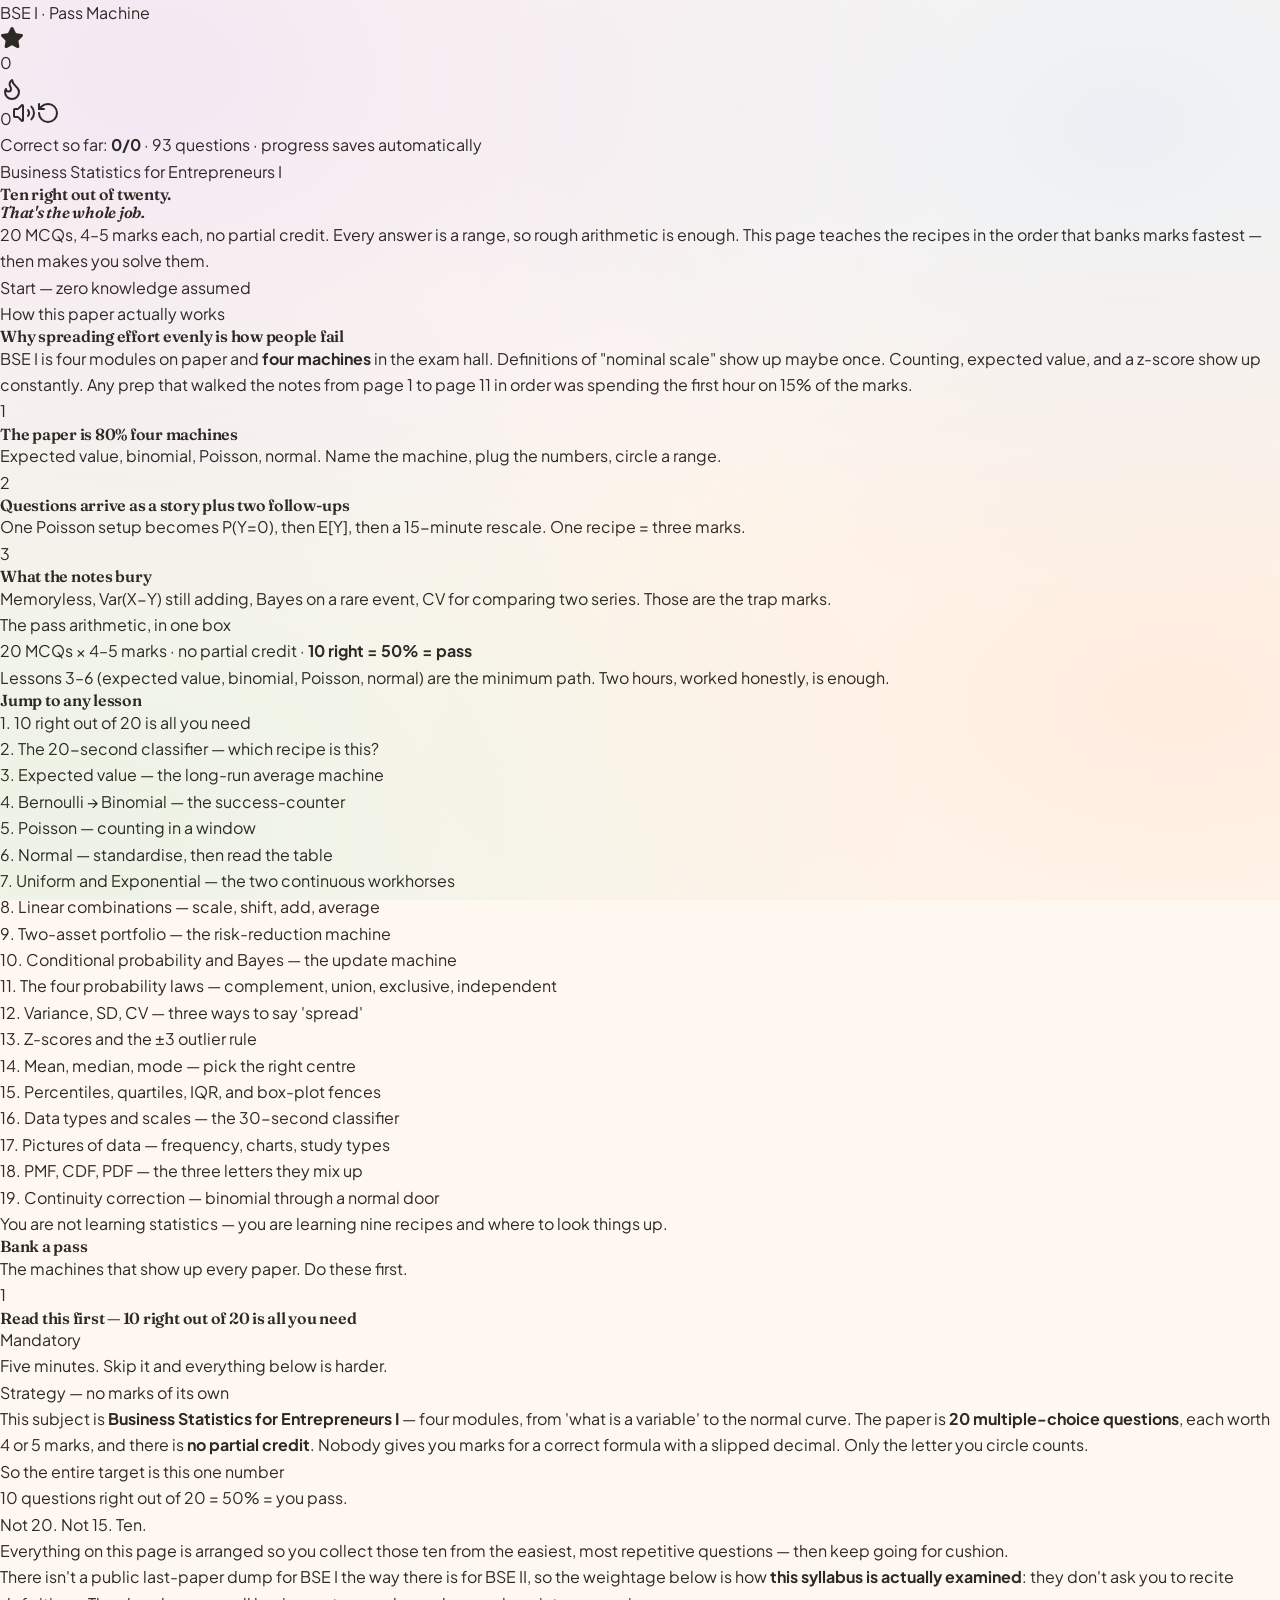
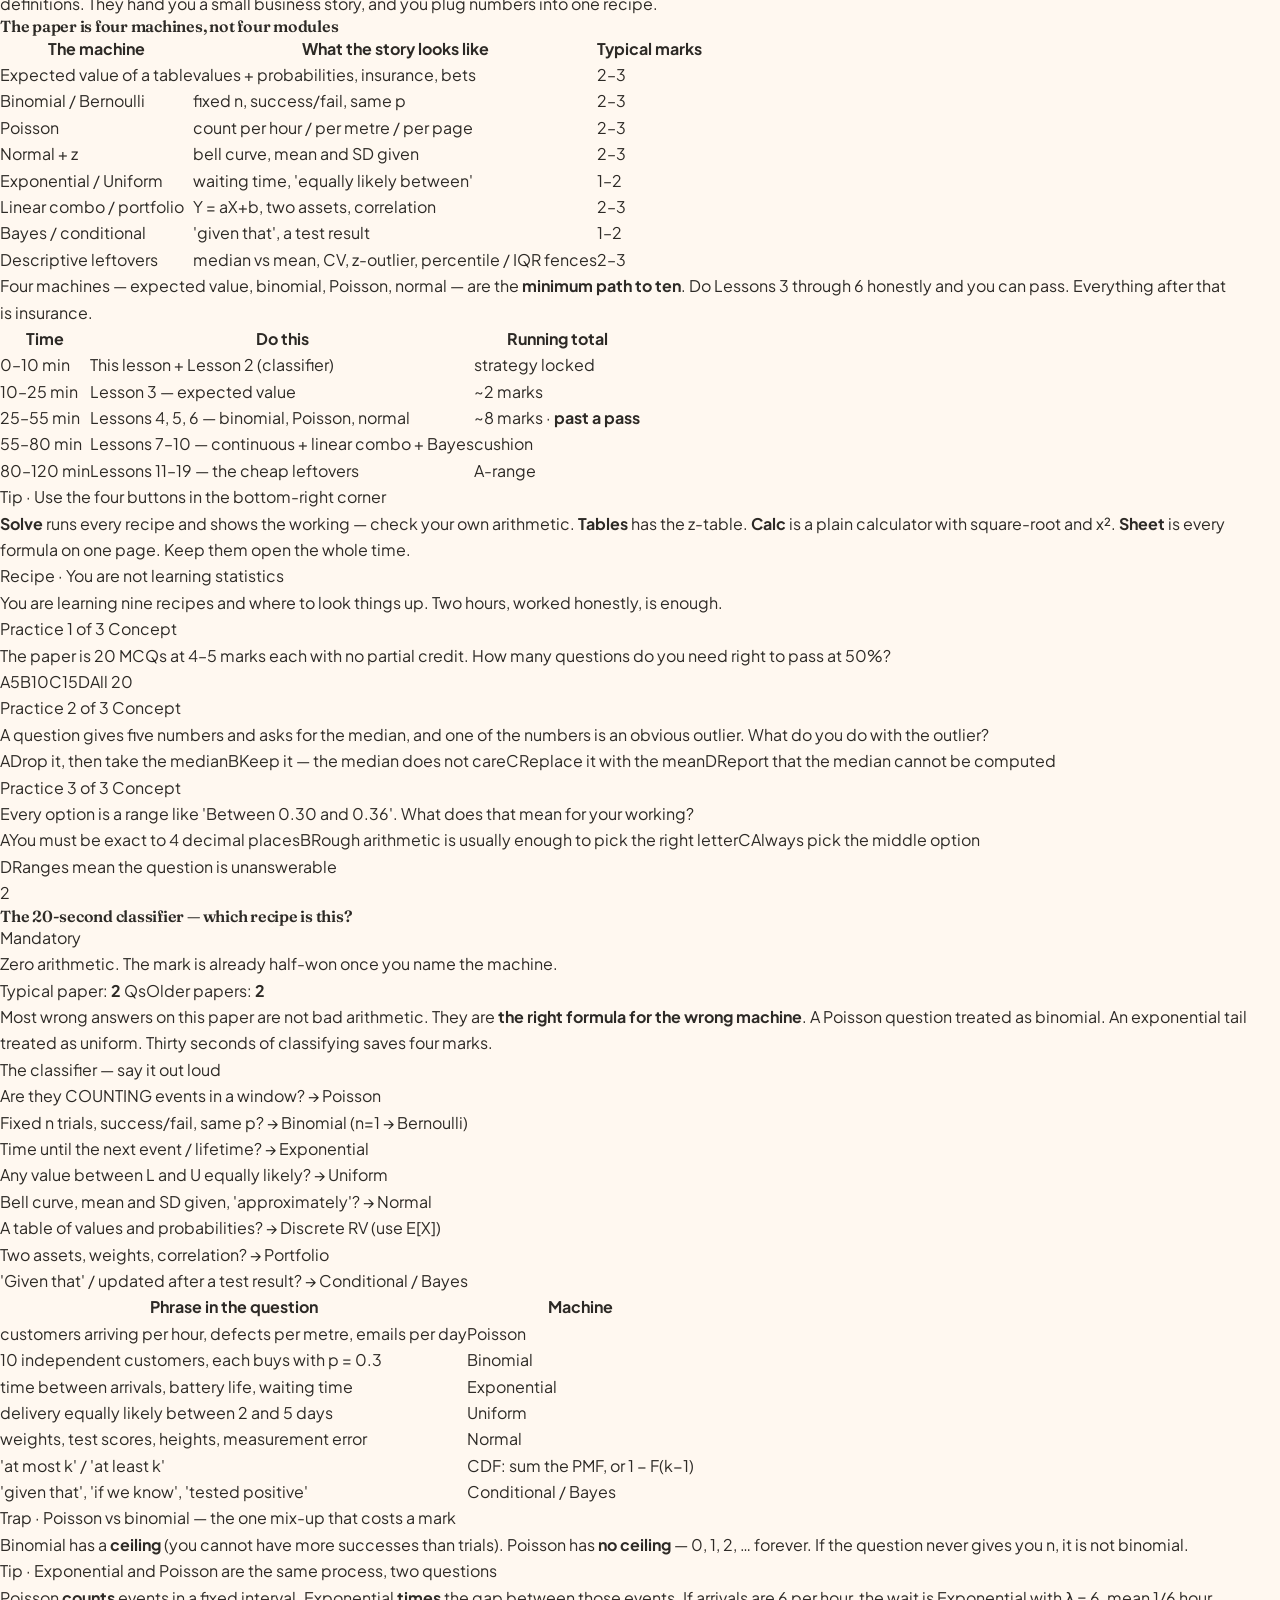
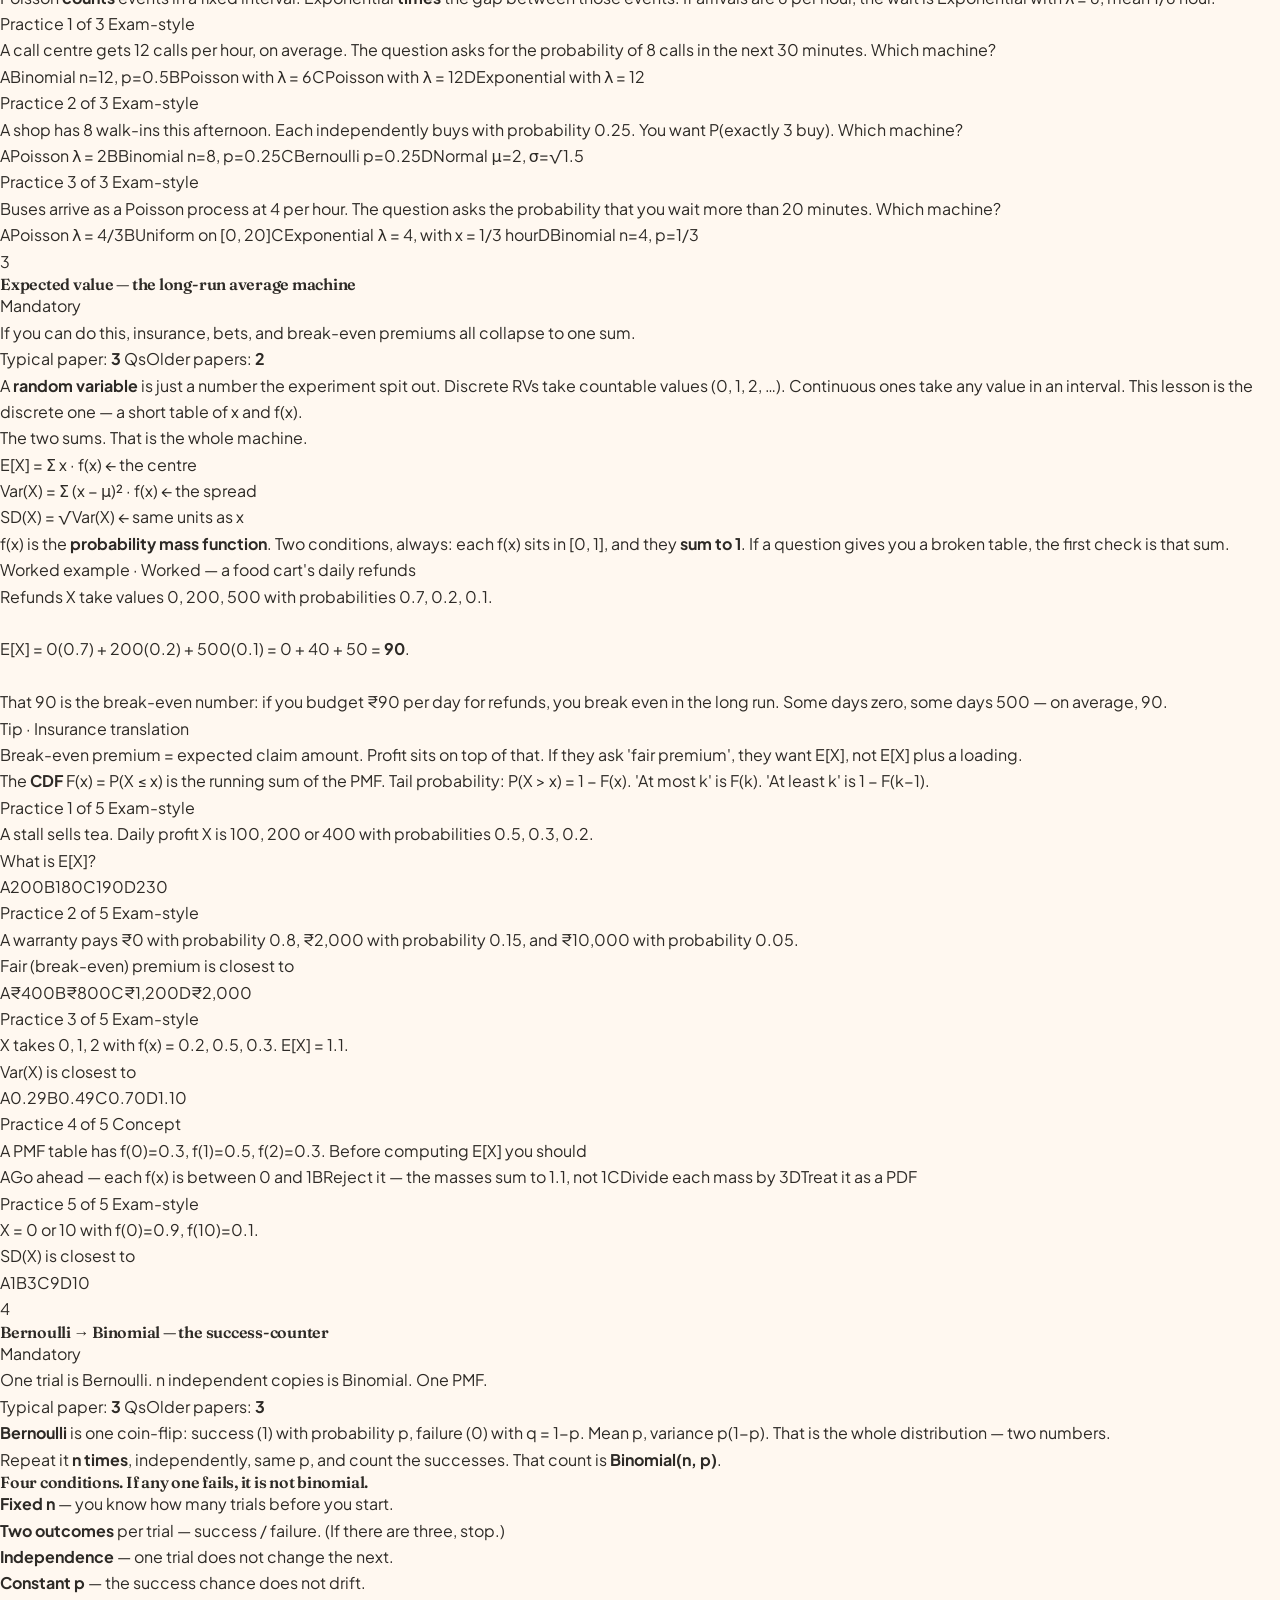
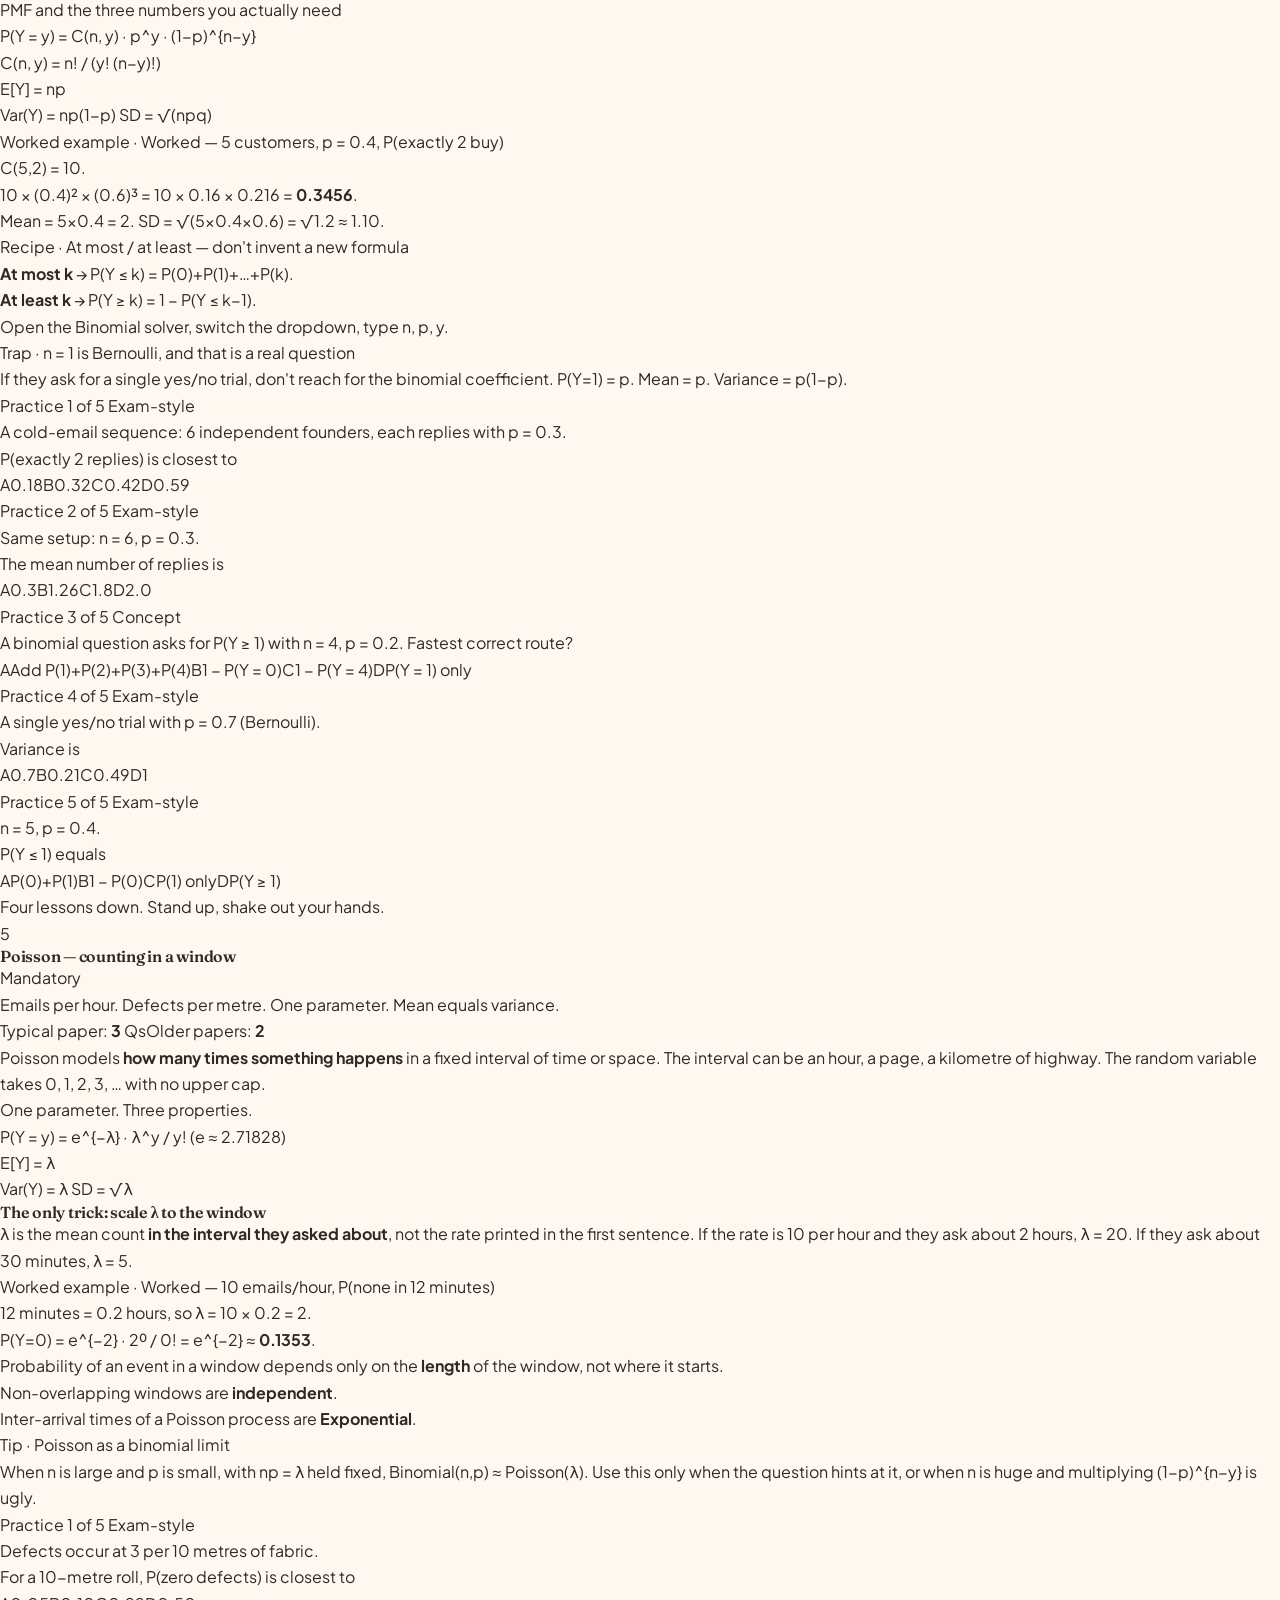
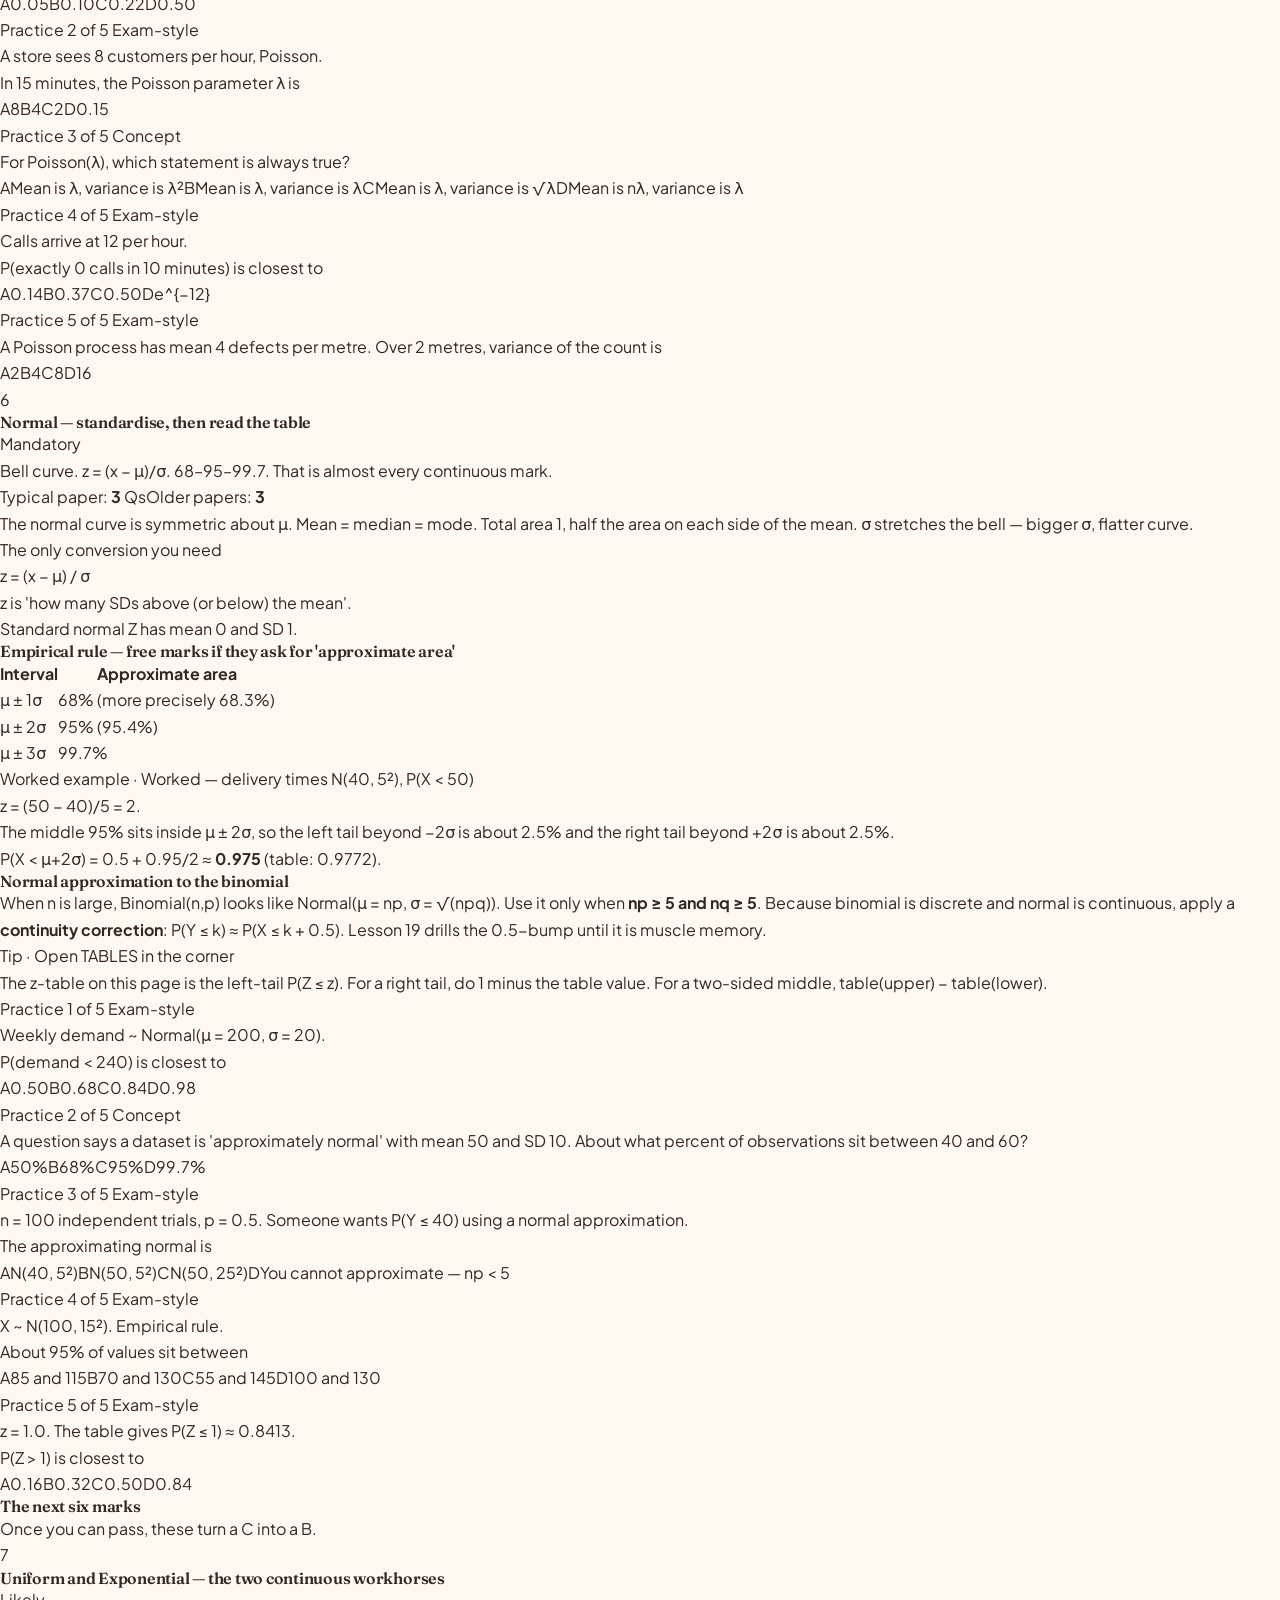
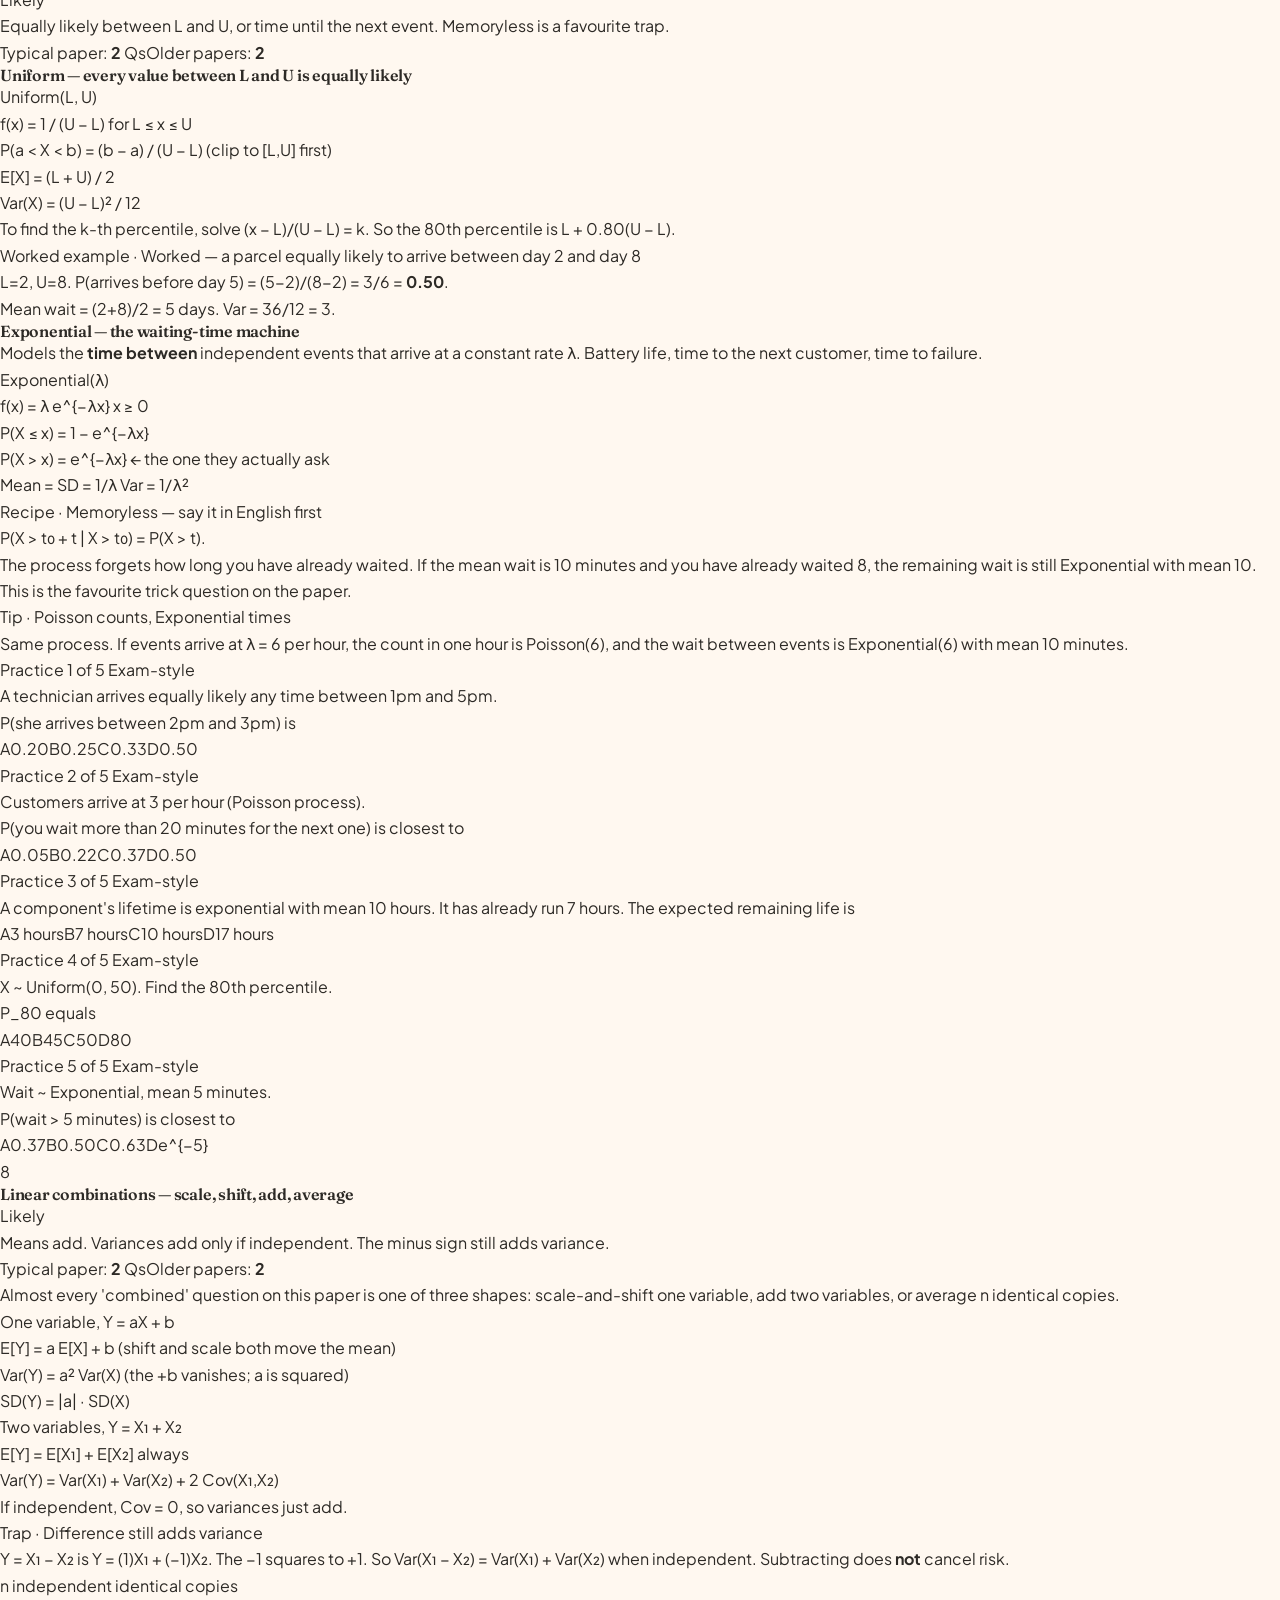
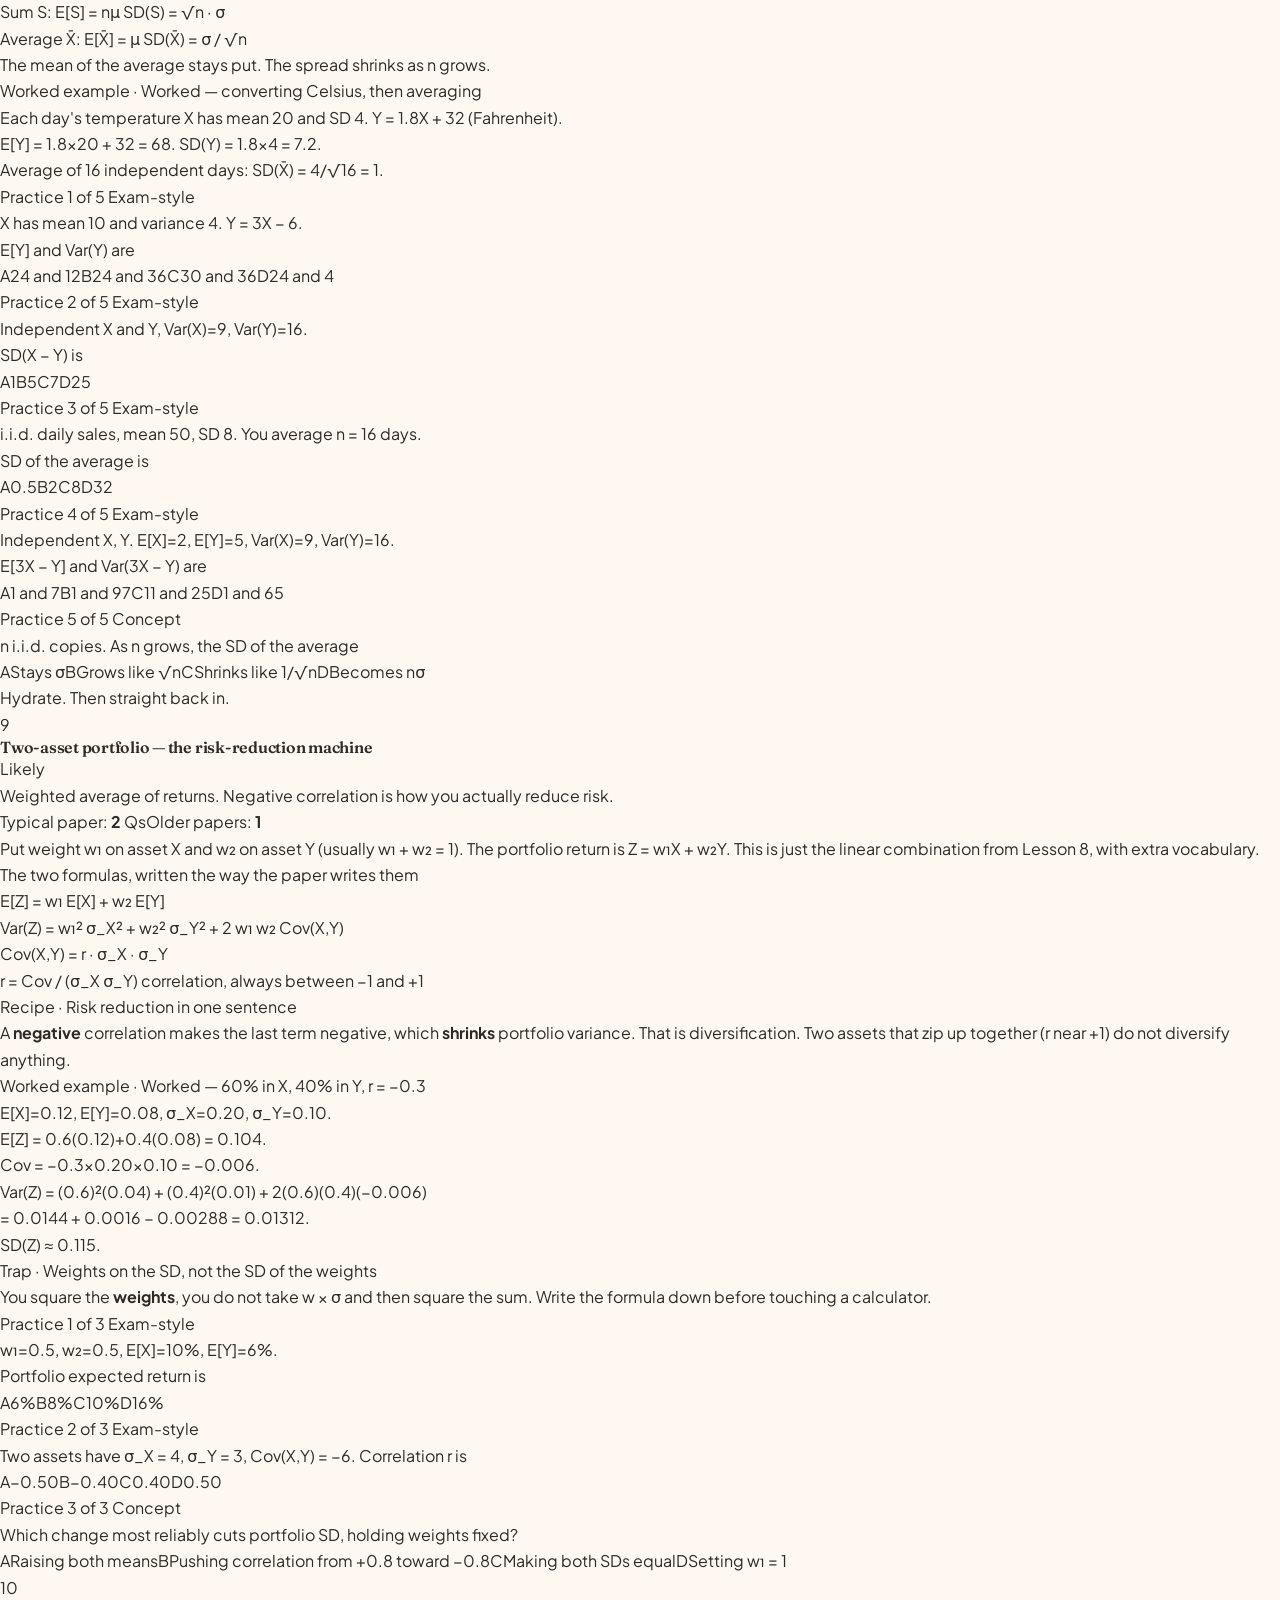
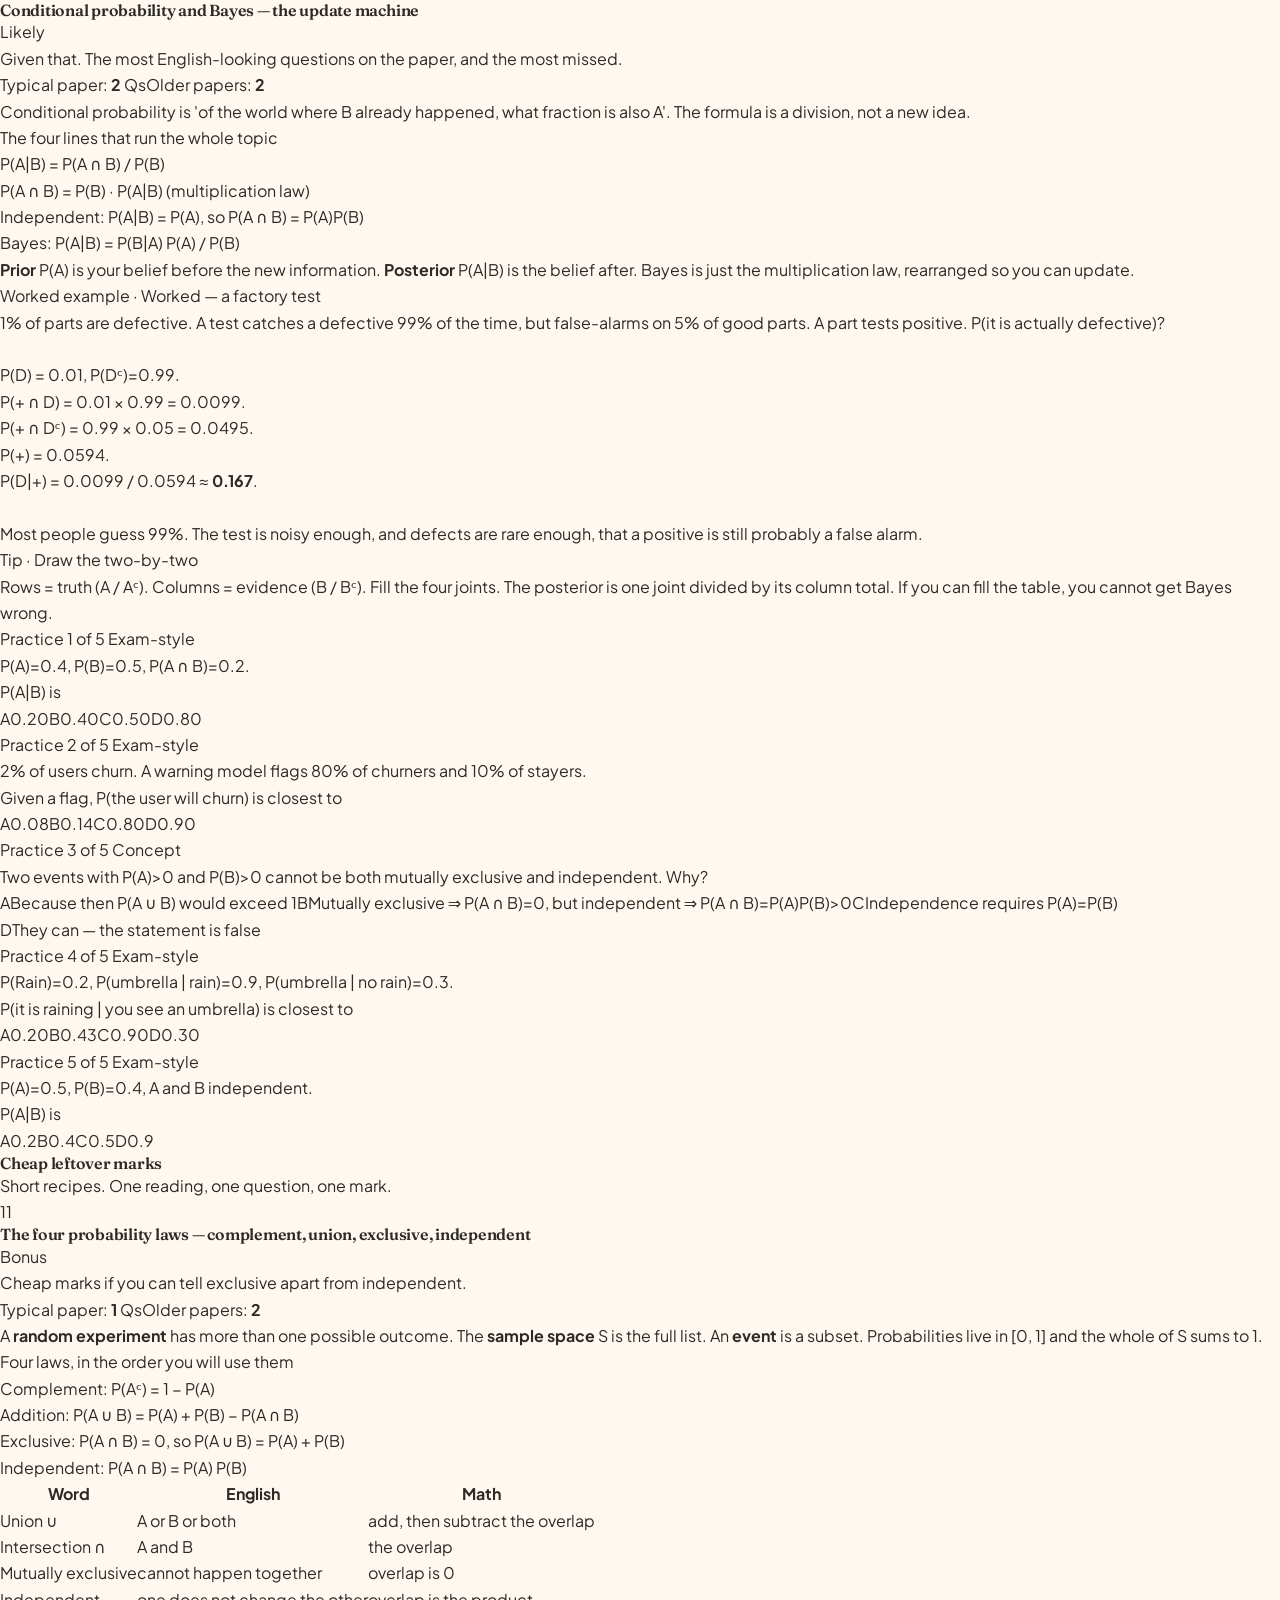
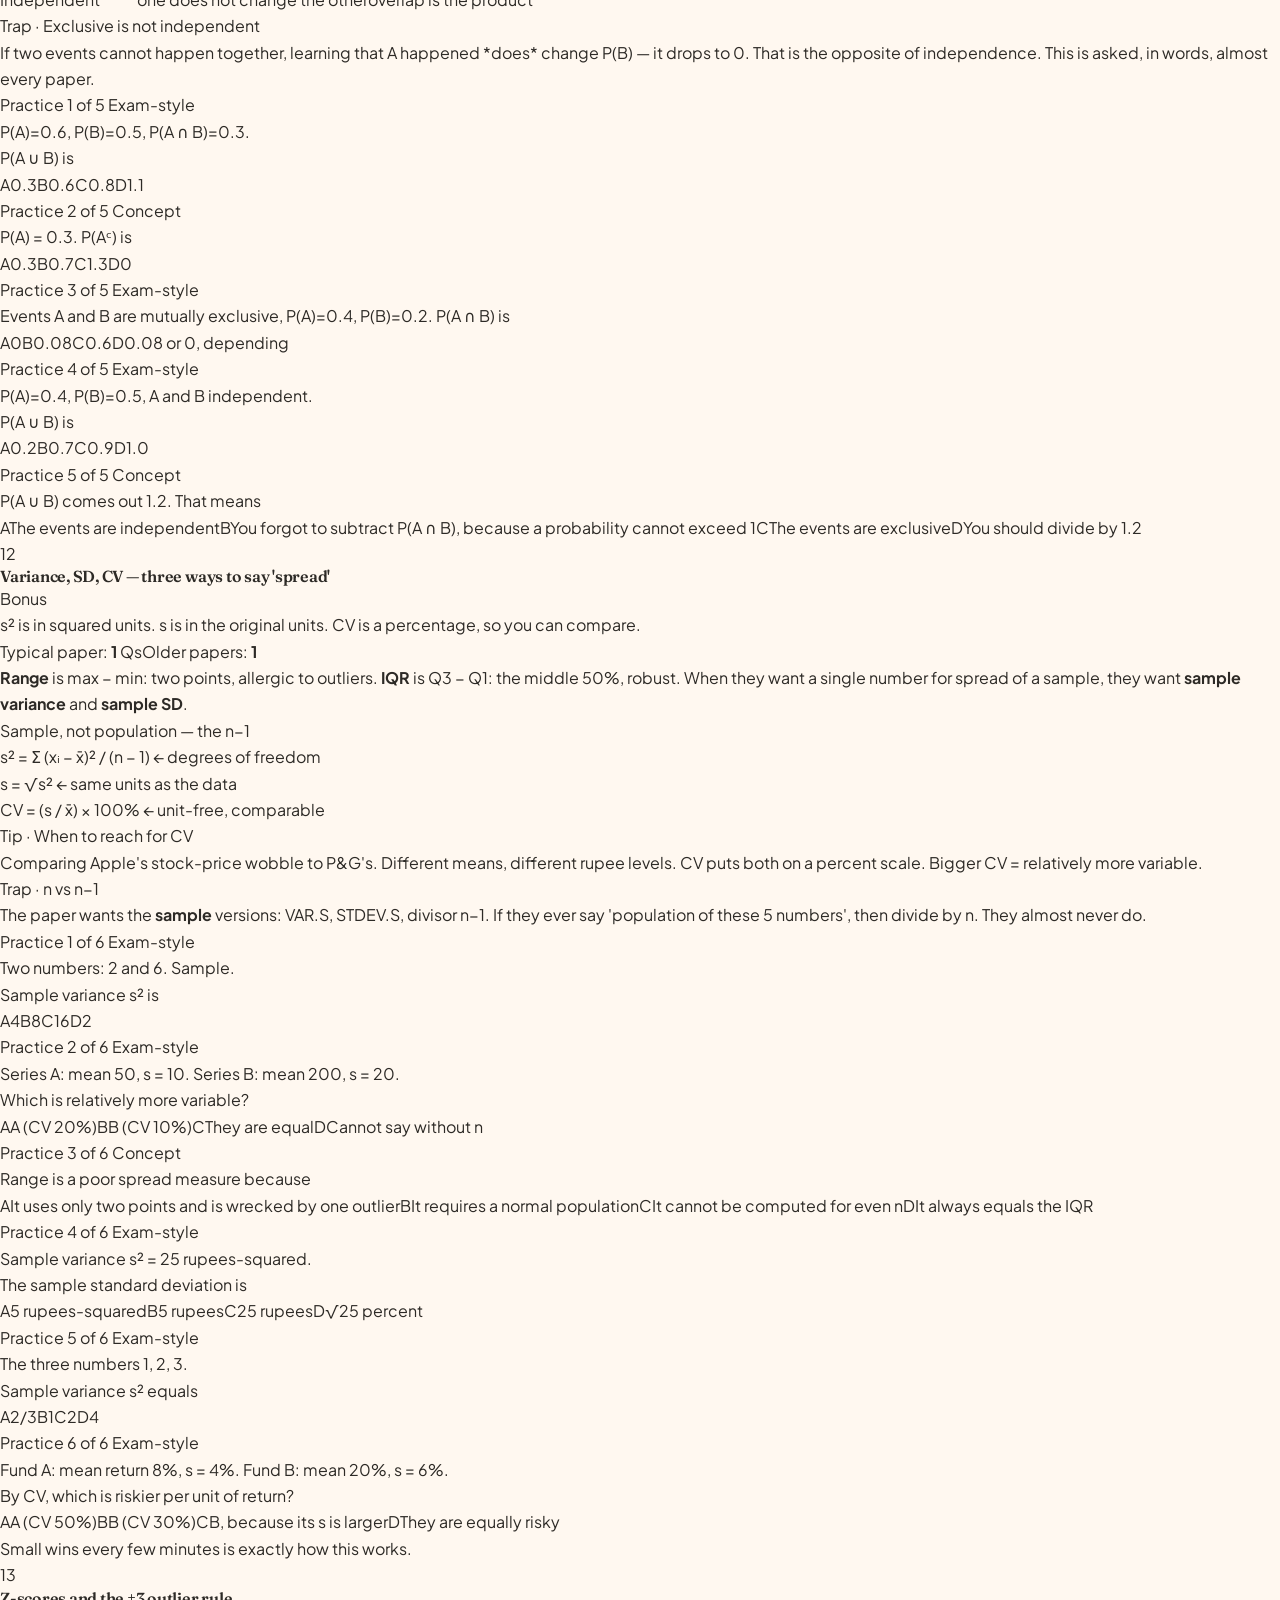
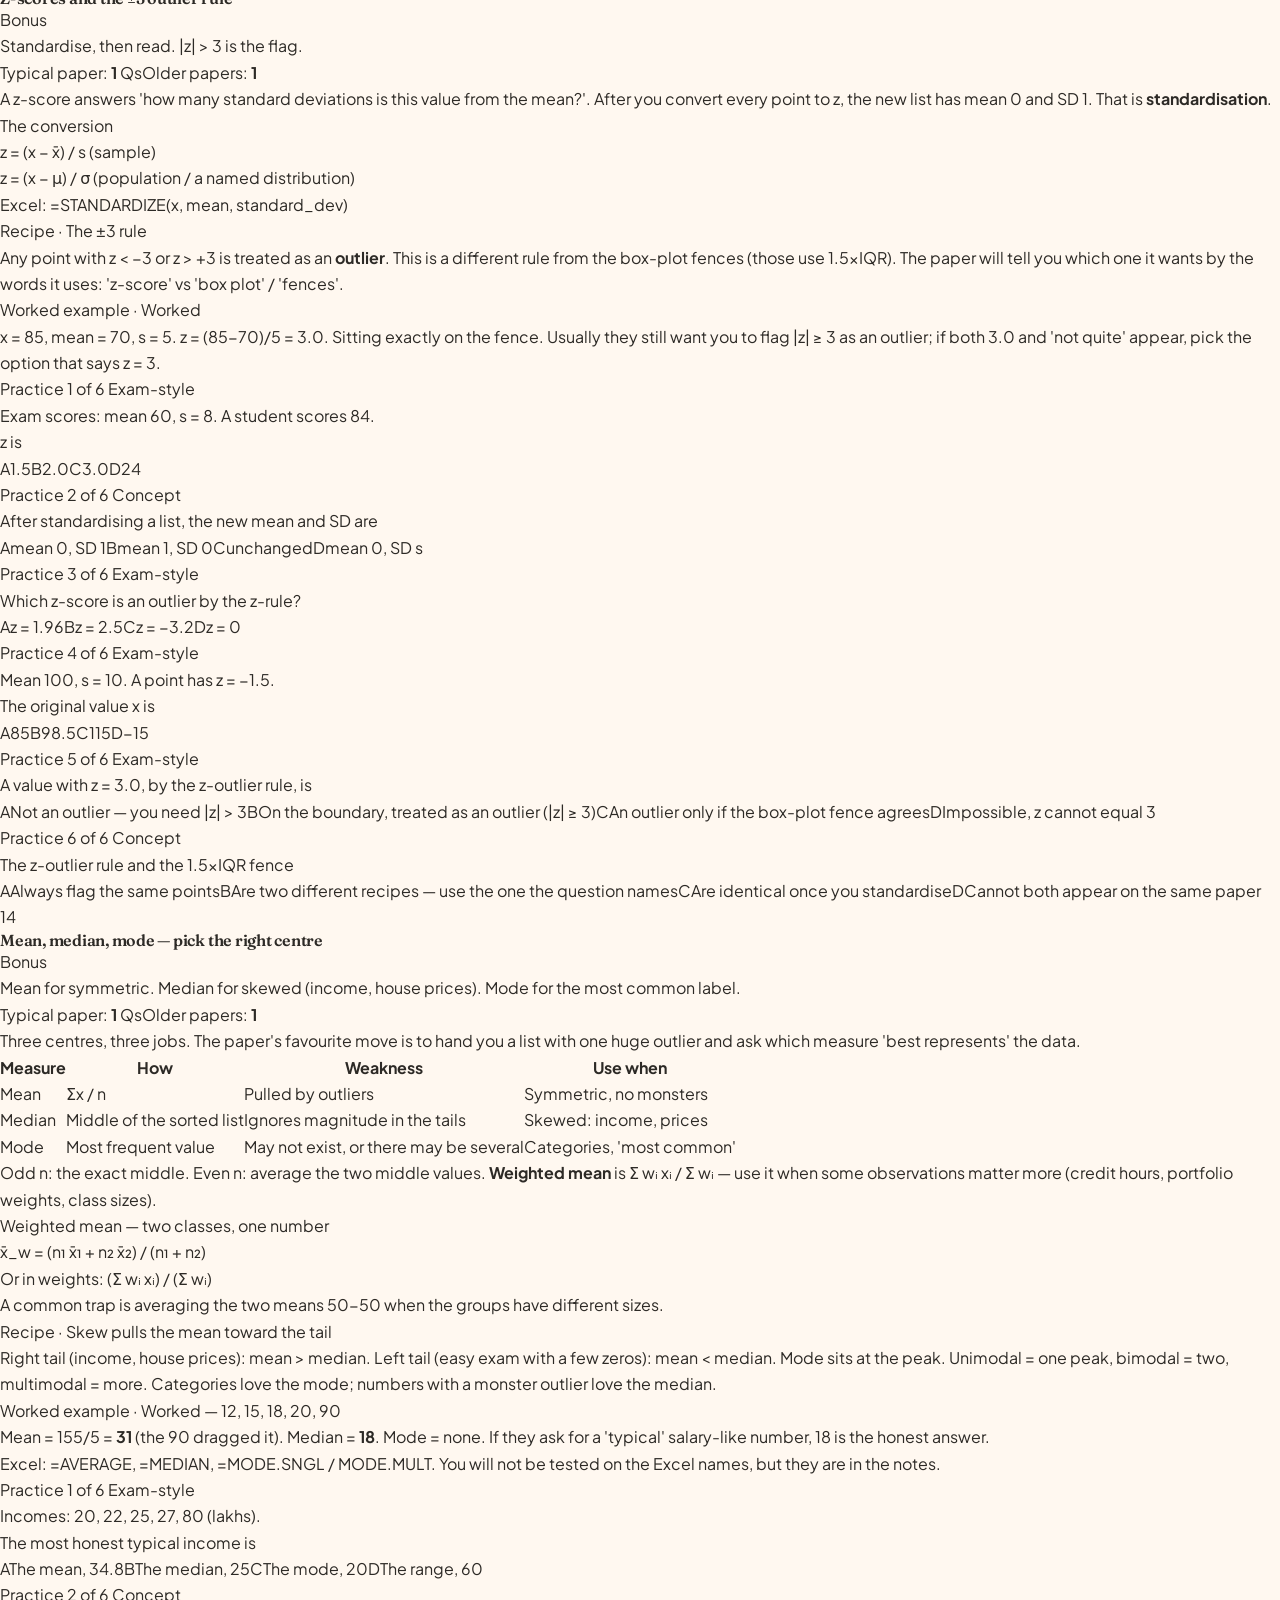
<file: docs/index.html>
<!doctype html>
<html lang="en">
  <head>
    <meta charset="UTF-8" />
    <meta name="viewport" content="width=device-width, initial-scale=1" />
    <title>BSE I — The Pass Machine</title>
    <meta
      name="description"
      content="Business Statistics for Entrepreneurs I, taught as recipes. Ten right out of twenty is the whole job."
    />
    <meta name="theme-color" content="#FFF8F0" />
    <link rel="icon" type="image/svg+xml" href="./favicon.svg" />
    <link rel="preconnect" href="https://fonts.googleapis.com" />
    <link rel="preconnect" href="https://fonts.gstatic.com" crossorigin />
    <link
      rel="stylesheet"
      href="https://fonts.googleapis.com/css2?family=Fraunces:opsz,wght@9..144,400;9..144,500;9..144,600;9..144,700&family=Plus+Jakarta+Sans:ital,wght@0,400;0,500;0,600;0,700;0,800;1,400&family=JetBrains+Mono:wght@400;600&display=swap"
    />
    <script type="module" crossorigin src="./assets/index-_hg4vhv6.js"></script>
    <link rel="stylesheet" crossorigin href="./assets/index-B5NmPdRs.css">
  </head>
  <body>
    <div id="root"></div>
  </body>
</html>
</file>
<file: docs/assets/index-B5NmPdRs.css>
/*! tailwindcss v4.3.3 | MIT License | https://tailwindcss.com */
@layer properties{@supports (((-webkit-hyphens:none)) and (not (margin-trim:inline))) or ((-moz-orient:inline) and (not (color:rgb(from red r g b)))){*,:before,:after,::backdrop{--tw-animation-delay:0s;--tw-animation-direction:normal;--tw-animation-duration:initial;--tw-animation-fill-mode:none;--tw-animation-iteration-count:1;--tw-enter-blur:0;--tw-enter-opacity:1;--tw-enter-rotate:0;--tw-enter-scale:1;--tw-enter-translate-x:0;--tw-enter-translate-y:0;--tw-exit-blur:0;--tw-exit-opacity:1;--tw-exit-rotate:0;--tw-exit-scale:1;--tw-exit-translate-x:0;--tw-exit-translate-y:0}}}@layer theme{:root,:host{--font-sans:"Plus Jakarta Sans", system-ui, sans-serif;--font-mono:"JetBrains Mono", ui-monospace, Menlo, monospace;--default-font-family:var(--font-sans);--default-mono-font-family:var(--font-mono);--color-cream:#fff8f0;--color-ink:#2d2a26;--color-butter:#fff0a8;--font-display:"Fraunces", Georgia, "Times New Roman", serif}}@layer base{*,:after,:before,::backdrop{box-sizing:border-box;border:0 solid;margin:0;padding:0}::file-selector-button{box-sizing:border-box;border:0 solid;margin:0;padding:0}html,:host{-webkit-text-size-adjust:100%;tab-size:4;line-height:1.5;font-family:var(--default-font-family,-apple-system, BlinkMacSystemFont, "Segoe UI", Roboto, "Helvetica Neue", "Noto Sans", Arial, sans-serif, "Apple Color Emoji", "Segoe UI Emoji", "Segoe UI Symbol", "Noto Color Emoji");font-feature-settings:var(--default-font-feature-settings,normal);font-variation-settings:var(--default-font-variation-settings,normal);-webkit-tap-highlight-color:transparent}hr{height:0;color:inherit;border-top-width:1px}abbr:where([title]){-webkit-text-decoration:underline dotted;text-decoration:underline dotted}h1,h2,h3,h4,h5,h6{font-size:inherit;font-weight:inherit}a{color:inherit;-webkit-text-decoration:inherit;-webkit-text-decoration:inherit;-webkit-text-decoration:inherit;-webkit-text-decoration:inherit;text-decoration:inherit}b,strong{font-weight:bolder}code,kbd,samp,pre{font-family:var(--default-mono-font-family,ui-monospace, SFMono-Regular, Menlo, Monaco, Consolas, "Liberation Mono", "Courier New", monospace);font-feature-settings:var(--default-mono-font-feature-settings,normal);font-variation-settings:var(--default-mono-font-variation-settings,normal);font-size:1em}small{font-size:80%}sub,sup{vertical-align:baseline;font-size:75%;line-height:0;position:relative}sub{bottom:-.25em}sup{top:-.5em}table{text-indent:0;border-color:inherit;border-collapse:collapse}:-moz-focusring:where(:not(iframe)){outline:auto}progress{vertical-align:baseline}summary{display:list-item}ol,ul,menu{list-style:none}img,svg,video,canvas,audio,iframe,embed,object{vertical-align:middle;display:block}img,video{max-width:100%;height:auto}button,input,select,optgroup,textarea{font:inherit;font-feature-settings:inherit;font-variation-settings:inherit;letter-spacing:inherit;color:inherit;opacity:1;background-color:#0000;border-radius:0}::file-selector-button{font:inherit;font-feature-settings:inherit;font-variation-settings:inherit;letter-spacing:inherit;color:inherit;opacity:1;background-color:#0000;border-radius:0}:where(select:is([multiple],[size])) optgroup{font-weight:bolder}:where(select:is([multiple],[size])) optgroup option{padding-inline-start:20px}::file-selector-button{margin-inline-end:4px}::placeholder{opacity:1}@supports (not ((-webkit-appearance:-apple-pay-button))) or (contain-intrinsic-size:1px){::placeholder{color:currentColor}@supports (color:color-mix(in lab, red, red)){::placeholder{color:color-mix(in oklab, currentcolor 50%, transparent)}}}textarea{resize:vertical}::-webkit-search-decoration{-webkit-appearance:none}::-webkit-date-and-time-value{min-height:1lh;text-align:inherit}::-webkit-datetime-edit{display:inline-flex}::-webkit-datetime-edit-fields-wrapper{padding:0}::-webkit-datetime-edit{padding-block:0}::-webkit-datetime-edit-year-field{padding-block:0}::-webkit-datetime-edit-month-field{padding-block:0}::-webkit-datetime-edit-day-field{padding-block:0}::-webkit-datetime-edit-hour-field{padding-block:0}::-webkit-datetime-edit-minute-field{padding-block:0}::-webkit-datetime-edit-second-field{padding-block:0}::-webkit-datetime-edit-millisecond-field{padding-block:0}::-webkit-datetime-edit-meridiem-field{padding-block:0}::-webkit-calendar-picker-indicator{line-height:1}:-moz-ui-invalid{box-shadow:none}button,input:where([type=button],[type=reset],[type=submit]){appearance:button}::file-selector-button{appearance:button}::-webkit-inner-spin-button{height:auto}::-webkit-outer-spin-button{height:auto}[hidden]:where(:not([hidden=until-found])){display:none!important}html{-webkit-font-smoothing:antialiased;-moz-osx-font-smoothing:grayscale;scroll-behavior:smooth}body{background-color:var(--color-cream);color:var(--color-ink);font-family:var(--font-sans);background-image:radial-gradient(at 12% 8%,#dcc9f759 0,#0000 50%),radial-gradient(at 88% 14%,#c2dfff4d 0,#0000 45%),radial-gradient(at 92% 78%,#ffd4b84d 0,#0000 50%),radial-gradient(at 6% 92%,#c9e8d259 0,#0000 50%);background-attachment:fixed;min-height:100vh;line-height:1.65}button:not(:disabled),[role=button]:not(:disabled){cursor:pointer}::selection{background:var(--color-butter);color:var(--color-ink)}h1,h2,h3,h4{font-family:var(--font-display);letter-spacing:-.015em;text-wrap:balance;font-weight:600;line-height:1.15}p{text-wrap:pretty}}@layer components,utilities;@property --tw-animation-delay{syntax:"*";inherits:false;initial-value:0s}@property --tw-animation-direction{syntax:"*";inherits:false;initial-value:normal}@property --tw-animation-duration{syntax:"*";inherits:false}@property --tw-animation-fill-mode{syntax:"*";inherits:false;initial-value:none}@property --tw-animation-iteration-count{syntax:"*";inherits:false;initial-value:1}@property --tw-enter-blur{syntax:"*";inherits:false;initial-value:0}@property --tw-enter-opacity{syntax:"*";inherits:false;initial-value:1}@property --tw-enter-rotate{syntax:"*";inherits:false;initial-value:0}@property --tw-enter-scale{syntax:"*";inherits:false;initial-value:1}@property --tw-enter-translate-x{syntax:"*";inherits:false;initial-value:0}@property --tw-enter-translate-y{syntax:"*";inherits:false;initial-value:0}@property --tw-exit-blur{syntax:"*";inherits:false;initial-value:0}@property --tw-exit-opacity{syntax:"*";inherits:false;initial-value:1}@property --tw-exit-rotate{syntax:"*";inherits:false;initial-value:0}@property --tw-exit-scale{syntax:"*";inherits:false;initial-value:1}@property --tw-exit-translate-x{syntax:"*";inherits:false;initial-value:0}@property --tw-exit-translate-y{syntax:"*";inherits:false;initial-value:0}@media (prefers-reduced-motion:reduce){html{scroll-behavior:auto}*,:before,:after{transition-duration:.01ms!important;animation-duration:.01ms!important;animation-iteration-count:1!important}}
</file>
